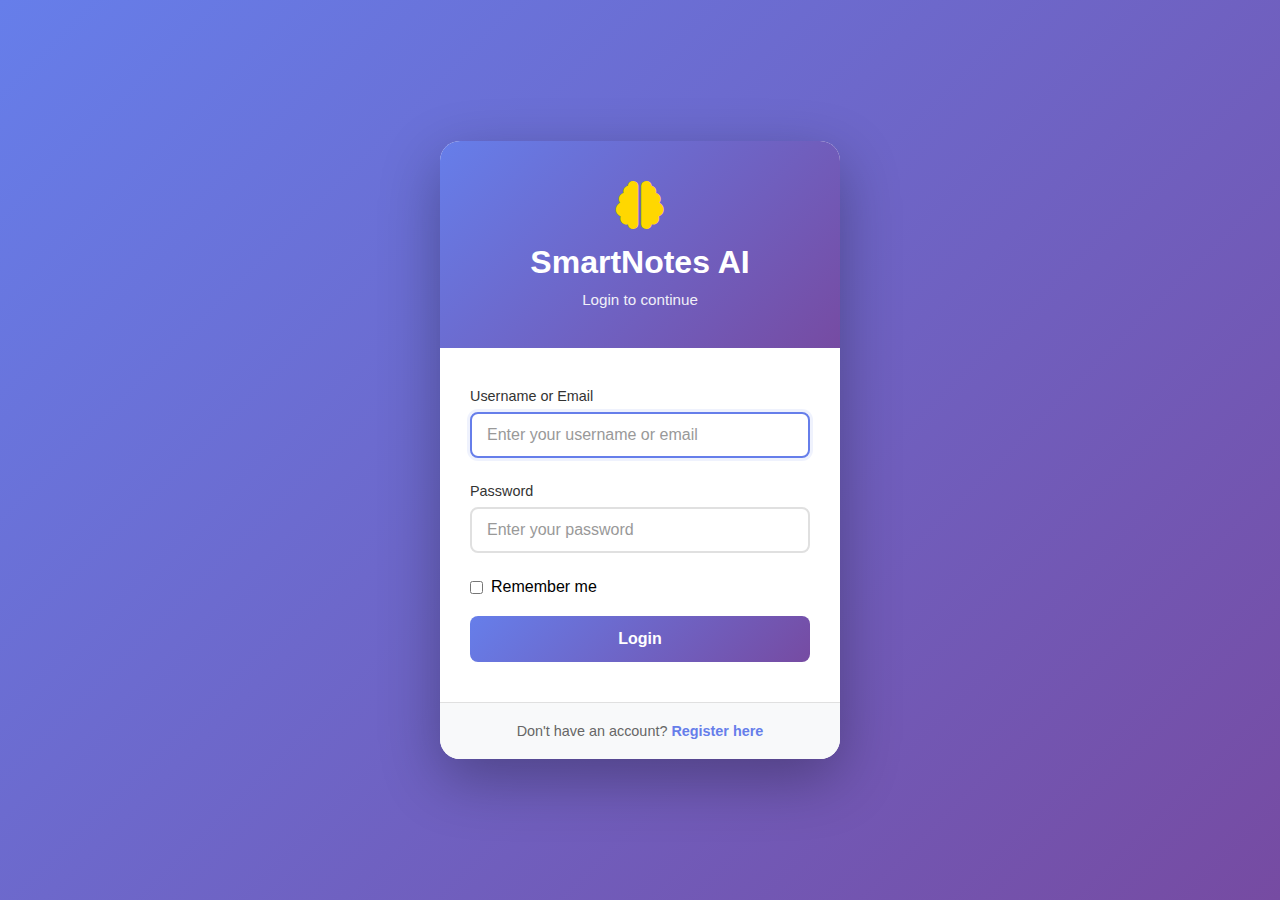
<file: login.html>
<!DOCTYPE html>
<html lang="en">
<head>
    <meta charset="UTF-8">
    <meta name="viewport" content="width=device-width, initial-scale=1.0">
    <title>Login - SmartNotes AI</title>
    <link href="https://cdnjs.cloudflare.com/ajax/libs/font-awesome/6.0.0/css/all.min.css" rel="stylesheet">
    <style>
        * {
            margin: 0;
            padding: 0;
            box-sizing: border-box;
        }

        body {
            font-family: 'Segoe UI', Tahoma, Geneva, Verdana, sans-serif;
            background: linear-gradient(135deg, #667eea 0%, #764ba2 100%);
            min-height: 100vh;
            display: flex;
            align-items: center;
            justify-content: center;
            padding: 20px;
        }

        .auth-container {
            background: white;
            border-radius: 20px;
            box-shadow: 0 20px 60px rgba(0,0,0,0.3);
            overflow: hidden;
            max-width: 400px;
            width: 100%;
            animation: slideUp 0.5s ease-out;
        }

        @keyframes slideUp {
            from {
                opacity: 0;
                transform: translateY(30px);
            }
            to {
                opacity: 1;
                transform: translateY(0);
            }
        }

        .auth-header {
            background: linear-gradient(135deg, #667eea 0%, #764ba2 100%);
            padding: 40px 30px;
            text-align: center;
            color: white;
        }

        .auth-header h1 {
            font-size: 2rem;
            margin-bottom: 10px;
        }

        .auth-header i {
            font-size: 3rem;
            margin-bottom: 15px;
            color: #ffd700;
        }

        .auth-header p {
            opacity: 0.9;
            font-size: 0.95rem;
        }

        .auth-body {
            padding: 40px 30px;
        }

        .form-group {
            margin-bottom: 25px;
        }

        .form-group label {
            display: block;
            margin-bottom: 8px;
            color: #333;
            font-weight: 500;
            font-size: 0.9rem;
        }

        .form-group input {
            width: 100%;
            padding: 12px 15px;
            border: 2px solid #e0e0e0;
            border-radius: 8px;
            font-size: 1rem;
            transition: all 0.3s ease;
        }

        .form-group input:focus {
            outline: none;
            border-color: #667eea;
            box-shadow: 0 0 0 3px rgba(102, 126, 234, 0.1);
        }

        .form-group input::placeholder {
            color: #999;
        }

        .checkbox-group {
            display: flex;
            align-items: center;
            margin-bottom: 20px;
        }

        .checkbox-group input[type="checkbox"] {
            width: auto;
            margin-right: 8px;
        }

        .checkbox-group label {
            margin: 0;
            font-weight: normal;
            cursor: pointer;
        }

        .btn-submit {
            width: 100%;
            padding: 14px;
            background: linear-gradient(135deg, #667eea 0%, #764ba2 100%);
            color: white;
            border: none;
            border-radius: 8px;
            font-size: 1rem;
            font-weight: 600;
            cursor: pointer;
            transition: all 0.3s ease;
            display: flex;
            align-items: center;
            justify-content: center;
            gap: 10px;
        }

        .btn-submit:hover {
            transform: translateY(-2px);
            box-shadow: 0 10px 20px rgba(102, 126, 234, 0.3);
        }

        .btn-submit:disabled {
            opacity: 0.6;
            cursor: not-allowed;
            transform: none;
        }

        .auth-footer {
            text-align: center;
            padding: 20px 30px;
            background: #f8f9fa;
            border-top: 1px solid #e0e0e0;
        }

        .auth-footer p {
            color: #666;
            font-size: 0.9rem;
        }

        .auth-footer a {
            color: #667eea;
            text-decoration: none;
            font-weight: 600;
        }

        .auth-footer a:hover {
            text-decoration: underline;
        }

        .alert {
            padding: 12px 15px;
            border-radius: 8px;
            margin-bottom: 20px;
            display: none;
            animation: slideDown 0.3s ease-out;
        }

        @keyframes slideDown {
            from {
                opacity: 0;
                transform: translateY(-10px);
            }
            to {
                opacity: 1;
                transform: translateY(0);
            }
        }

        .alert.show {
            display: block;
        }

        .alert-error {
            background: #fee;
            color: #c33;
            border: 1px solid #fcc;
        }

        .alert-success {
            background: #efe;
            color: #3c3;
            border: 1px solid #cfc;
        }

        .spinner {
            width: 20px;
            height: 20px;
            border: 3px solid rgba(255,255,255,0.3);
            border-top: 3px solid white;
            border-radius: 50%;
            animation: spin 1s linear infinite;
        }

        @keyframes spin {
            0% { transform: rotate(0deg); }
            100% { transform: rotate(360deg); }
        }

        @media (max-width: 480px) {
            .auth-container {
                margin: 10px;
            }

            .auth-header {
                padding: 30px 20px;
            }

            .auth-body {
                padding: 30px 20px;
            }
        }
    </style>
</head>
<body>
    <div class="auth-container">
        <div class="auth-header">
            <i class="fas fa-brain"></i>
            <h1>SmartNotes AI</h1>
            <p>Login to continue</p>
        </div>

        <div class="auth-body">
            <div id="alert" class="alert"></div>

            <form id="loginForm">
                <div class="form-group">
                    <label for="username">Username or Email</label>
                    <input 
                        type="text" 
                        id="username" 
                        name="username" 
                        placeholder="Enter your username or email"
                        required
                    >
                </div>

                <div class="form-group">
                    <label for="password">Password</label>
                    <input 
                        type="password" 
                        id="password" 
                        name="password" 
                        placeholder="Enter your password"
                        required
                    >
                </div>

                <div class="checkbox-group">
                    <input type="checkbox" id="remember" name="remember">
                    <label for="remember">Remember me</label>
                </div>

                <button type="submit" class="btn-submit" id="loginBtn">
                    <span id="btnText">Login</span>
                    <div id="btnSpinner" class="spinner" style="display: none;"></div>
                </button>
            </form>
        </div>

        <div class="auth-footer">
            <p>Don't have an account? <a href="/register">Register here</a></p>
        </div>
    </div>

    <script>
        const loginForm = document.getElementById('loginForm');
        const loginBtn = document.getElementById('loginBtn');
        const btnText = document.getElementById('btnText');
        const btnSpinner = document.getElementById('btnSpinner');
        const alert = document.getElementById('alert');

        function showAlert(message, type) {
            alert.textContent = message;
            alert.className = `alert alert-${type} show`;
            setTimeout(() => {
                alert.classList.remove('show');
            }, 5000);
        }

        loginForm.addEventListener('submit', async (e) => {
            e.preventDefault();

            const username = document.getElementById('username').value.trim();
            const password = document.getElementById('password').value;
            const remember = document.getElementById('remember').checked;

            if (!username || !password) {
                showAlert('Please fill in all fields', 'error');
                return;
            }

            // Disable button and show loading
            loginBtn.disabled = true;
            btnText.textContent = 'Logging in...';
            btnSpinner.style.display = 'block';

            try {
                const response = await fetch('/login', {
                    method: 'POST',
                    headers: {
                        'Content-Type': 'application/json'
                    },
                    body: JSON.stringify({
                        username: username,
                        password: password,
                        remember: remember
                    })
                });

                const data = await response.json();

                if (data.success) {
                    showAlert('Login successful! Redirecting...', 'success');
                    setTimeout(() => {
                        window.location.href = '/';
                    }, 1000);
                } else {
                    showAlert(data.error || 'Login failed', 'error');
                    loginBtn.disabled = false;
                    btnText.textContent = 'Login';
                    btnSpinner.style.display = 'none';
                }
            } catch (error) {
                console.error('Login error:', error);
                showAlert('An error occurred. Please try again.', 'error');
                loginBtn.disabled = false;
                btnText.textContent = 'Login';
                btnSpinner.style.display = 'none';
            }
        });

        // Auto-focus on username field
        document.getElementById('username').focus();
    </script>
</body>
</html>
</file>
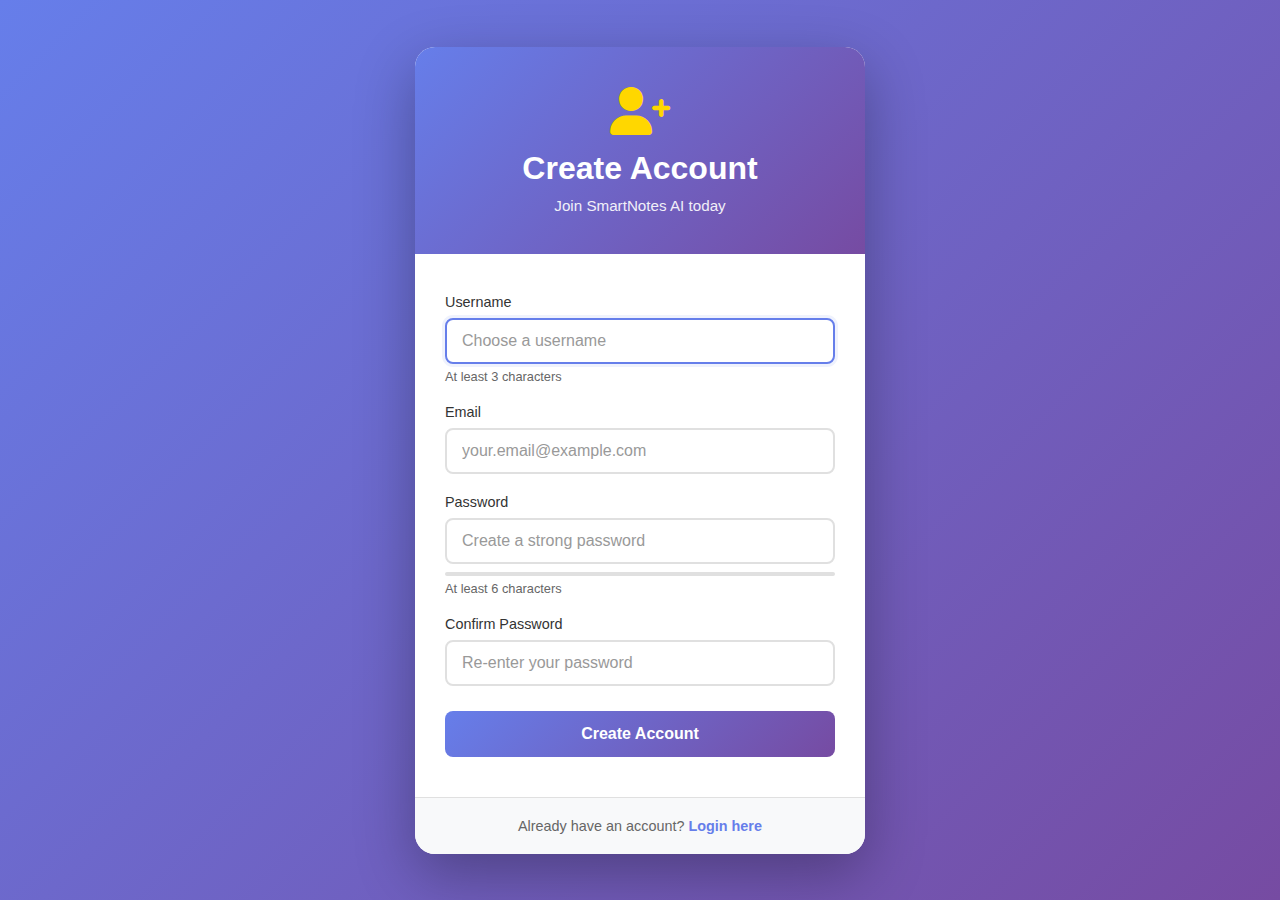
<file: register.html>
<!DOCTYPE html>
<html lang="en">
<head>
    <meta charset="UTF-8">
    <meta name="viewport" content="width=device-width, initial-scale=1.0">
    <title>Register - SmartNotes AI</title>
    <link href="https://cdnjs.cloudflare.com/ajax/libs/font-awesome/6.0.0/css/all.min.css" rel="stylesheet">
    <style>
        * {
            margin: 0;
            padding: 0;
            box-sizing: border-box;
        }

        body {
            font-family: 'Segoe UI', Tahoma, Geneva, Verdana, sans-serif;
            background: linear-gradient(135deg, #667eea 0%, #764ba2 100%);
            min-height: 100vh;
            display: flex;
            align-items: center;
            justify-content: center;
            padding: 20px;
        }

        .auth-container {
            background: white;
            border-radius: 20px;
            box-shadow: 0 20px 60px rgba(0,0,0,0.3);
            overflow: hidden;
            max-width: 450px;
            width: 100%;
            animation: slideUp 0.5s ease-out;
        }

        @keyframes slideUp {
            from {
                opacity: 0;
                transform: translateY(30px);
            }
            to {
                opacity: 1;
                transform: translateY(0);
            }
        }

        .auth-header {
            background: linear-gradient(135deg, #667eea 0%, #764ba2 100%);
            padding: 40px 30px;
            text-align: center;
            color: white;
        }

        .auth-header h1 {
            font-size: 2rem;
            margin-bottom: 10px;
        }

        .auth-header i {
            font-size: 3rem;
            margin-bottom: 15px;
            color: #ffd700;
        }

        .auth-header p {
            opacity: 0.9;
            font-size: 0.95rem;
        }

        .auth-body {
            padding: 40px 30px;
        }

        .form-group {
            margin-bottom: 20px;
        }

        .form-group label {
            display: block;
            margin-bottom: 8px;
            color: #333;
            font-weight: 500;
            font-size: 0.9rem;
        }

        .form-group input {
            width: 100%;
            padding: 12px 15px;
            border: 2px solid #e0e0e0;
            border-radius: 8px;
            font-size: 1rem;
            transition: all 0.3s ease;
        }

        .form-group input:focus {
            outline: none;
            border-color: #667eea;
            box-shadow: 0 0 0 3px rgba(102, 126, 234, 0.1);
        }

        .form-group input::placeholder {
            color: #999;
        }

        .form-group small {
            display: block;
            margin-top: 5px;
            color: #666;
            font-size: 0.8rem;
        }

        .password-strength {
            height: 4px;
            background: #e0e0e0;
            border-radius: 2px;
            margin-top: 8px;
            overflow: hidden;
        }

        .password-strength-bar {
            height: 100%;
            width: 0%;
            transition: all 0.3s ease;
            border-radius: 2px;
        }

        .password-strength-bar.weak { width: 33%; background: #f44336; }
        .password-strength-bar.medium { width: 66%; background: #ff9800; }
        .password-strength-bar.strong { width: 100%; background: #4caf50; }

        .btn-submit {
            width: 100%;
            padding: 14px;
            background: linear-gradient(135deg, #667eea 0%, #764ba2 100%);
            color: white;
            border: none;
            border-radius: 8px;
            font-size: 1rem;
            font-weight: 600;
            cursor: pointer;
            transition: all 0.3s ease;
            display: flex;
            align-items: center;
            justify-content: center;
            gap: 10px;
            margin-top: 25px;
        }

        .btn-submit:hover {
            transform: translateY(-2px);
            box-shadow: 0 10px 20px rgba(102, 126, 234, 0.3);
        }

        .btn-submit:disabled {
            opacity: 0.6;
            cursor: not-allowed;
            transform: none;
        }

        .auth-footer {
            text-align: center;
            padding: 20px 30px;
            background: #f8f9fa;
            border-top: 1px solid #e0e0e0;
        }

        .auth-footer p {
            color: #666;
            font-size: 0.9rem;
        }

        .auth-footer a {
            color: #667eea;
            text-decoration: none;
            font-weight: 600;
        }

        .auth-footer a:hover {
            text-decoration: underline;
        }

        .alert {
            padding: 12px 15px;
            border-radius: 8px;
            margin-bottom: 20px;
            display: none;
            animation: slideDown 0.3s ease-out;
        }

        @keyframes slideDown {
            from {
                opacity: 0;
                transform: translateY(-10px);
            }
            to {
                opacity: 1;
                transform: translateY(0);
            }
        }

        .alert.show {
            display: block;
        }

        .alert-error {
            background: #fee;
            color: #c33;
            border: 1px solid #fcc;
        }

        .alert-success {
            background: #efe;
            color: #3c3;
            border: 1px solid #cfc;
        }

        .spinner {
            width: 20px;
            height: 20px;
            border: 3px solid rgba(255,255,255,0.3);
            border-top: 3px solid white;
            border-radius: 50%;
            animation: spin 1s linear infinite;
        }

        @keyframes spin {
            0% { transform: rotate(0deg); }
            100% { transform: rotate(360deg); }
        }

        @media (max-width: 480px) {
            .auth-container {
                margin: 10px;
            }

            .auth-header {
                padding: 30px 20px;
            }

            .auth-body {
                padding: 30px 20px;
            }
        }
    </style>
</head>
<body>
    <div class="auth-container">
        <div class="auth-header">
            <i class="fas fa-user-plus"></i>
            <h1>Create Account</h1>
            <p>Join SmartNotes AI today</p>
        </div>

        <div class="auth-body">
            <div id="alert" class="alert"></div>

            <form id="registerForm">
                <div class="form-group">
                    <label for="username">Username</label>
                    <input 
                        type="text" 
                        id="username" 
                        name="username" 
                        placeholder="Choose a username"
                        minlength="3"
                        required
                    >
                    <small>At least 3 characters</small>
                </div>

                <div class="form-group">
                    <label for="email">Email</label>
                    <input 
                        type="email" 
                        id="email" 
                        name="email" 
                        placeholder="your.email@example.com"
                        required
                    >
                </div>

                <div class="form-group">
                    <label for="password">Password</label>
                    <input 
                        type="password" 
                        id="password" 
                        name="password" 
                        placeholder="Create a strong password"
                        minlength="6"
                        required
                    >
                    <div class="password-strength">
                        <div class="password-strength-bar" id="passwordStrength"></div>
                    </div>
                    <small>At least 6 characters</small>
                </div>

                <div class="form-group">
                    <label for="confirmPassword">Confirm Password</label>
                    <input 
                        type="password" 
                        id="confirmPassword" 
                        name="confirmPassword" 
                        placeholder="Re-enter your password"
                        required
                    >
                </div>

                <button type="submit" class="btn-submit" id="registerBtn">
                    <span id="btnText">Create Account</span>
                    <div id="btnSpinner" class="spinner" style="display: none;"></div>
                </button>
            </form>
        </div>

        <div class="auth-footer">
            <p>Already have an account? <a href="/login">Login here</a></p>
        </div>
    </div>

    <script>
        const registerForm = document.getElementById('registerForm');
        const registerBtn = document.getElementById('registerBtn');
        const btnText = document.getElementById('btnText');
        const btnSpinner = document.getElementById('btnSpinner');
        const alert = document.getElementById('alert');
        const passwordInput = document.getElementById('password');
        const passwordStrength = document.getElementById('passwordStrength');

        function showAlert(message, type) {
            alert.textContent = message;
            alert.className = `alert alert-${type} show`;
            setTimeout(() => {
                alert.classList.remove('show');
            }, 5000);
        }

        // Password strength indicator
        passwordInput.addEventListener('input', () => {
            const password = passwordInput.value;
            const strength = getPasswordStrength(password);
            
            passwordStrength.className = 'password-strength-bar';
            if (password.length >= 6 && password.length < 10) {
                passwordStrength.classList.add('weak');
            } else if (password.length >= 10 && password.length < 14) {
                passwordStrength.classList.add('medium');
            } else if (password.length >= 14) {
                passwordStrength.classList.add('strong');
            }
        });

        function getPasswordStrength(password) {
            let strength = 0;
            if (password.length >= 6) strength++;
            if (password.length >= 10) strength++;
            if (/[A-Z]/.test(password)) strength++;
            if (/[0-9]/.test(password)) strength++;
            if (/[^A-Za-z0-9]/.test(password)) strength++;
            return strength;
        }

        registerForm.addEventListener('submit', async (e) => {
            e.preventDefault();

            const username = document.getElementById('username').value.trim();
            const email = document.getElementById('email').value.trim();
            const password = document.getElementById('password').value;
            const confirmPassword = document.getElementById('confirmPassword').value;

            // Validation
            if (!username || !email || !password || !confirmPassword) {
                showAlert('Please fill in all fields', 'error');
                return;
            }

            if (username.length < 3) {
                showAlert('Username must be at least 3 characters', 'error');
                return;
            }

            if (password.length < 6) {
                showAlert('Password must be at least 6 characters', 'error');
                return;
            }

            if (password !== confirmPassword) {
                showAlert('Passwords do not match', 'error');
                return;
            }

            // Disable button and show loading
            registerBtn.disabled = true;
            btnText.textContent = 'Creating account...';
            btnSpinner.style.display = 'block';

            try {
                const response = await fetch('/register', {
                    method: 'POST',
                    headers: {
                        'Content-Type': 'application/json'
                    },
                    body: JSON.stringify({
                        username: username,
                        email: email,
                        password: password
                    })
                });

                const data = await response.json();

                if (data.success) {
                    showAlert('Registration successful! Redirecting to login...', 'success');
                    setTimeout(() => {
                        window.location.href = '/login';
                    }, 2000);
                } else {
                    showAlert(data.error || 'Registration failed', 'error');
                    registerBtn.disabled = false;
                    btnText.textContent = 'Create Account';
                    btnSpinner.style.display = 'none';
                }
            } catch (error) {
                console.error('Registration error:', error);
                showAlert('An error occurred. Please try again.', 'error');
                registerBtn.disabled = false;
                btnText.textContent = 'Create Account';
                btnSpinner.style.display = 'none';
            }
        });

        // Auto-focus on username field
        document.getElementById('username').focus();
    </script>
</body>
</html>
</file>
